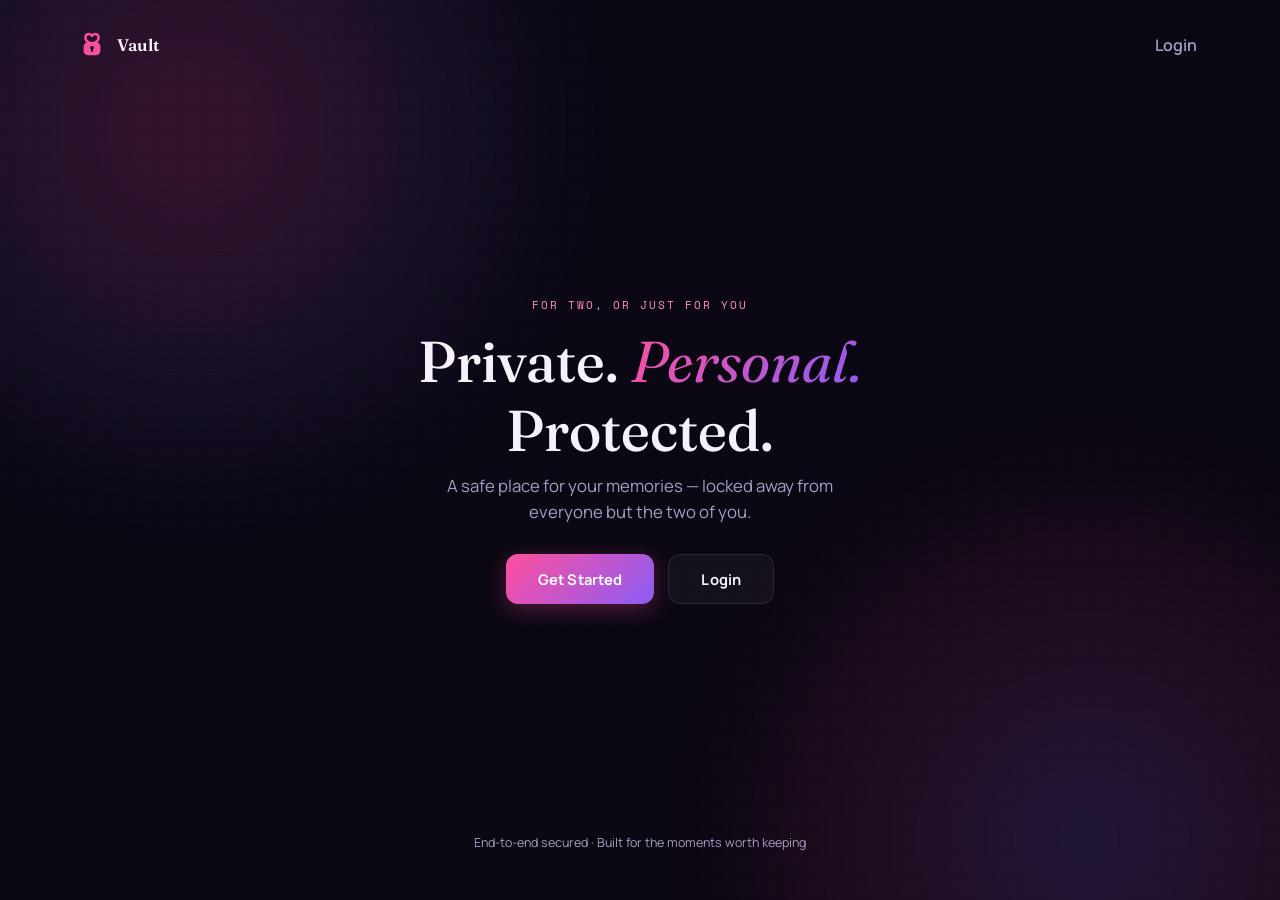
<file: index.html>
<!DOCTYPE html>
<html lang="en">
<head>
<meta charset="UTF-8">
<meta name="viewport" content="width=device-width, initial-scale=1.0">
<title>Private Vault — Private. Personal. Protected.</title>
<link rel="stylesheet" href="style.css">
</head>
<body>

<div class="ambient"><div class="grain"></div></div>
<div class="particles"></div>

<header style="display:flex;align-items:center;justify-content:space-between;padding:28px 6vw;position:relative;z-index:2;">
  <span class="brand">
    <svg class="brand-mark" viewBox="0 0 32 32" fill="none" xmlns="http://www.w3.org/2000/svg">
      <defs>
        <linearGradient id="gNav" x1="0" y1="0" x2="32" y2="32">
          <stop offset="0" stop-color="#ff4f9e"/><stop offset="1" stop-color="#8b5cf6"/>
        </linearGradient>
      </defs>
      <path class="shackle shackle-l" d="M16 14 C16 14 9 14 9 8 C9 4 13 3 16 6" stroke="url(#gNav)" stroke-width="2.6" stroke-linecap="round" fill="none"/>
      <path class="shackle shackle-r" d="M16 14 C16 14 23 14 23 8 C23 4 19 3 16 6" stroke="url(#gNav)" stroke-width="2.6" stroke-linecap="round" fill="none"/>
      <rect x="7" y="13" width="18" height="14" rx="5" fill="url(#gNav)"/>
      <circle cx="16" cy="19" r="2" fill="#150f22"/>
      <rect x="15" y="19.5" width="2" height="4" rx="1" fill="#150f22"/>
    </svg>
    Vault
  </span>
  <a href="login.html" class="btn-text">Login</a>
</header>

<main class="center-stage" style="min-height:80vh;">
  <div class="text-center fade-in" style="max-width:620px;">
    <span class="panel-eyebrow" style="justify-content:center;display:flex;">For two, or just for you</span>
    <h1 class="panel-title" style="font-size:clamp(2.2rem,6vw,3.6rem);">
      Private. <em>Personal.</em> Protected.
    </h1>
    <p class="panel-subtitle" style="font-size:1.05rem;max-width:460px;margin-left:auto;margin-right:auto;">
      A safe place for your memories — locked away from everyone but the two of you.
    </p>
    <div style="display:flex;gap:14px;justify-content:center;flex-wrap:wrap;max-width:360px;margin:0 auto;">
      <a href="signup.html" class="btn btn-primary" style="width:auto;padding:14px 32px;">Get Started</a>
      <a href="login.html" class="btn btn-ghost" style="width:auto;padding:14px 32px;">Login</a>
    </div>
  </div>
</main>

<footer style="text-align:center;padding:24px;color:var(--c-mist);font-size:0.78rem;position:relative;z-index:2;">
  End-to-end secured · Built for the moments worth keeping
</footer>

<script src="script.js"></script>
</body>
</html>
</file>
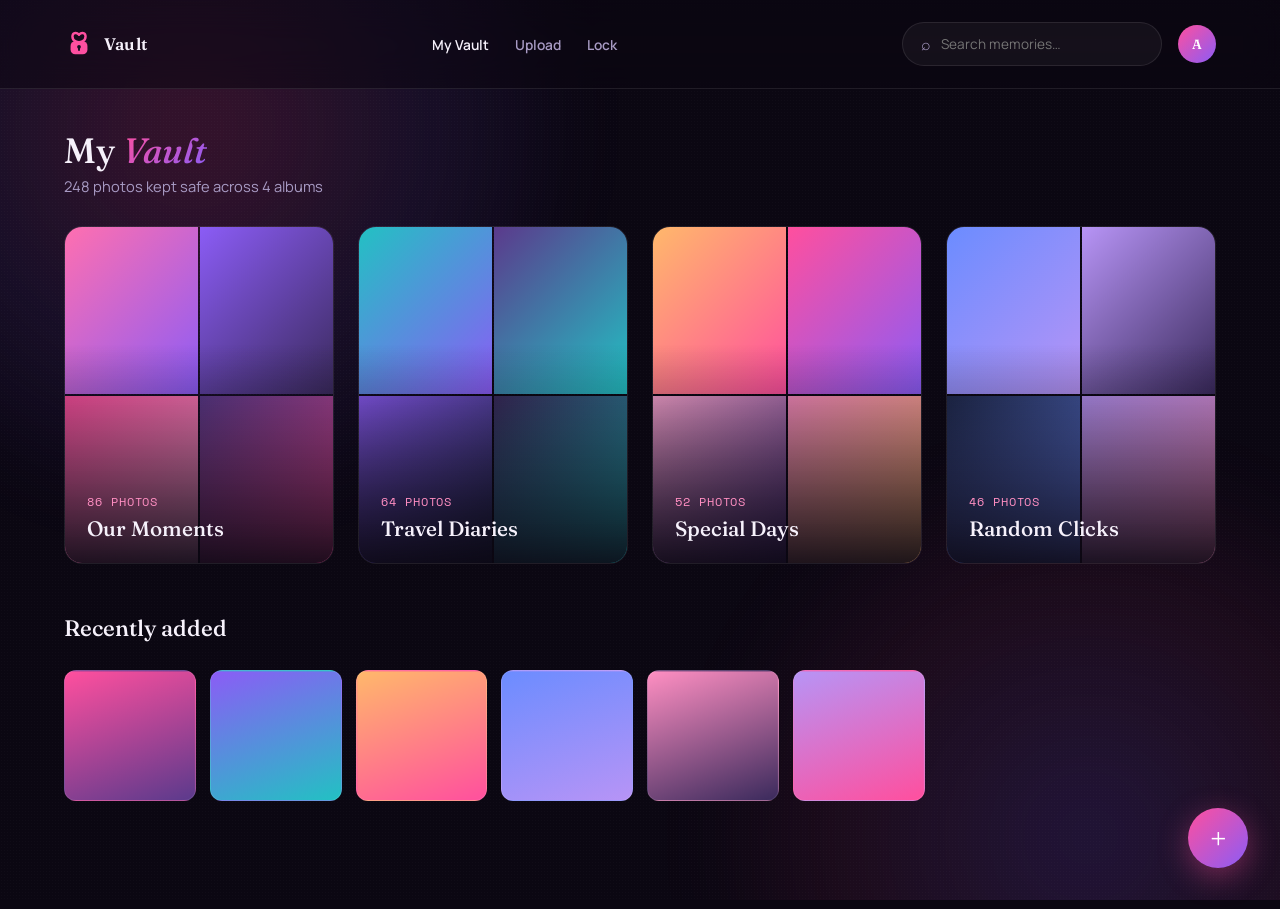
<file: dashboard.html>
<!DOCTYPE html>
<html lang="en">
<head>
<meta charset="UTF-8">
<meta name="viewport" content="width=device-width, initial-scale=1.0">
<title>My Vault</title>
<link rel="stylesheet" href="style.css">
</head>
<body data-lock-on-idle="true">

<div class="ambient"><div class="grain"></div></div>

<header class="app-header">
  <a href="dashboard.html" class="brand">
    <svg class="brand-mark" viewBox="0 0 32 32" fill="none" xmlns="http://www.w3.org/2000/svg">
      <defs><linearGradient id="gDash" x1="0" y1="0" x2="32" y2="32">
        <stop offset="0" stop-color="#ff4f9e"/><stop offset="1" stop-color="#8b5cf6"/>
      </linearGradient></defs>
      <path class="shackle shackle-l" d="M16 14 C16 14 9 14 9 8 C9 4 13 3 16 6" stroke="url(#gDash)" stroke-width="2.6" stroke-linecap="round" fill="none"/>
      <path class="shackle shackle-r" d="M16 14 C16 14 23 14 23 8 C23 4 19 3 16 6" stroke="url(#gDash)" stroke-width="2.6" stroke-linecap="round" fill="none"/>
      <rect x="7" y="13" width="18" height="14" rx="5" fill="url(#gDash)"/>
      <circle cx="16" cy="19" r="2" fill="#150f22"/><rect x="15" y="19.5" width="2" height="4" rx="1" fill="#150f22"/>
    </svg>
    Vault
  </a>
  <nav>
    <a href="dashboard.html" class="active">My Vault</a>
    <a href="upload.html">Upload</a>
    <a href="lock.html">Lock</a>
  </nav>
  <div style="display:flex;align-items:center;gap:16px;">
    <div class="search-pill">
      <span>⌕</span>
      <input type="text" placeholder="Search memories…">
    </div>
    <button class="avatar-btn">A</button>
  </div>
</header>

<main class="app-main">
  <div class="app-main-head">
    <div>
      <h1 class="app-title">My <em style="font-style:italic;background:var(--gradient-primary);-webkit-background-clip:text;background-clip:text;color:transparent;">Vault</em></h1>
      <p class="app-title-sub">248 photos kept safe across 4 albums</p>
    </div>
  </div>

  <section style="margin-bottom:50px;">
    <div class="album-grid">

      <div class="album-card" data-open-viewer="linear-gradient(135deg,#ff4f9e,#8b5cf6)" style="animation-delay:.05s;">
        <div class="album-card-inner">
          <div class="thumb-stack">
            <div style="background:linear-gradient(135deg,#ff6fb0,#8b5cf6);"></div>
            <div style="background:linear-gradient(135deg,#8b5cf6,#3a2a5c);"></div>
            <div style="background:linear-gradient(135deg,#ff4f9e,#ffa8d4);"></div>
            <div style="background:linear-gradient(135deg,#5b3a8c,#ff4f9e);"></div>
          </div>
          <div class="album-cover">
            <span class="album-count">86 photos</span>
            <span class="album-name">Our Moments</span>
          </div>
        </div>
      </div>

      <div class="album-card" data-open-viewer="linear-gradient(135deg,#8b5cf6,#22c1c3)" style="animation-delay:.1s;">
        <div class="album-card-inner">
          <div class="thumb-stack">
            <div style="background:linear-gradient(135deg,#22c1c3,#8b5cf6);"></div>
            <div style="background:linear-gradient(135deg,#5b3a8c,#22c1c3);"></div>
            <div style="background:linear-gradient(135deg,#8b5cf6,#1f2a4d);"></div>
            <div style="background:linear-gradient(135deg,#3a2a5c,#22c1c3);"></div>
          </div>
          <div class="album-cover">
            <span class="album-count">64 photos</span>
            <span class="album-name">Travel Diaries</span>
          </div>
        </div>
      </div>

      <div class="album-card" data-open-viewer="linear-gradient(135deg,#ffb86b,#ff4f9e)" style="animation-delay:.15s;">
        <div class="album-card-inner">
          <div class="thumb-stack">
            <div style="background:linear-gradient(135deg,#ffb86b,#ff4f9e);"></div>
            <div style="background:linear-gradient(135deg,#ff4f9e,#8b5cf6);"></div>
            <div style="background:linear-gradient(135deg,#ffa8d4,#5b3a8c);"></div>
            <div style="background:linear-gradient(135deg,#ff8fc2,#ffb86b);"></div>
          </div>
          <div class="album-cover">
            <span class="album-count">52 photos</span>
            <span class="album-name">Special Days</span>
          </div>
        </div>
      </div>

      <div class="album-card" data-open-viewer="linear-gradient(135deg,#6b8cff,#b794f6)" style="animation-delay:.2s;">
        <div class="album-card-inner">
          <div class="thumb-stack">
            <div style="background:linear-gradient(135deg,#6b8cff,#b794f6);"></div>
            <div style="background:linear-gradient(135deg,#b794f6,#3a2a5c);"></div>
            <div style="background:linear-gradient(135deg,#1f2a4d,#6b8cff);"></div>
            <div style="background:linear-gradient(135deg,#b794f6,#ff8fc2);"></div>
          </div>
          <div class="album-cover">
            <span class="album-count">46 photos</span>
            <span class="album-name">Random Clicks</span>
          </div>
        </div>
      </div>

    </div>
  </section>

  <section>
    <div class="app-main-head" style="margin-bottom:18px;">
      <h2 style="font-family:var(--font-display);font-weight:500;font-size:1.4rem;">Recently added</h2>
    </div>
    <div class="thumb-grid">
      <div class="thumb-item" data-open-viewer="linear-gradient(160deg,#ff4f9e,#5b3a8c)" style="background-image:linear-gradient(160deg,#ff4f9e,#5b3a8c);"></div>
      <div class="thumb-item" data-open-viewer="linear-gradient(160deg,#8b5cf6,#22c1c3)" style="background-image:linear-gradient(160deg,#8b5cf6,#22c1c3);"></div>
      <div class="thumb-item" data-open-viewer="linear-gradient(160deg,#ffb86b,#ff4f9e)" style="background-image:linear-gradient(160deg,#ffb86b,#ff4f9e);"></div>
      <div class="thumb-item" data-open-viewer="linear-gradient(160deg,#6b8cff,#b794f6)" style="background-image:linear-gradient(160deg,#6b8cff,#b794f6);"></div>
      <div class="thumb-item" data-open-viewer="linear-gradient(160deg,#ff8fc2,#3a2a5c)" style="background-image:linear-gradient(160deg,#ff8fc2,#3a2a5c);"></div>
      <div class="thumb-item" data-open-viewer="linear-gradient(160deg,#b794f6,#ff4f9e)" style="background-image:linear-gradient(160deg,#b794f6,#ff4f9e);"></div>
    </div>
  </section>
</main>

<a href="upload.html" class="fab" aria-label="Upload photos">+</a>

<!-- Image Viewer Modal -->
<div class="modal-backdrop" id="viewerModal">
  <button class="modal-close" aria-label="Close">✕</button>
  <div class="viewer">
    <div class="viewer-frame"></div>
    <div class="viewer-bar">
      <span style="color:var(--c-mist);font-size:0.85rem;font-family:var(--font-mono);">IMG_0214 · 4.2 MB</span>
      <div class="viewer-actions">
        <button class="icon-btn" data-action="lock" aria-label="Lock">
          <svg width="17" height="17" viewBox="0 0 24 24" fill="none" stroke="currentColor" stroke-width="1.8" stroke-linecap="round" stroke-linejoin="round"><rect x="4" y="11" width="16" height="9" rx="2.5"/><path d="M8 11V7a4 4 0 0 1 8 0v4"/></svg>
        </button>
        <button class="icon-btn" data-action="download" aria-label="Download">
          <svg width="17" height="17" viewBox="0 0 24 24" fill="none" stroke="currentColor" stroke-width="1.8" stroke-linecap="round" stroke-linejoin="round"><path d="M12 4v12m0 0l-4.5-4.5M12 16l4.5-4.5"/><path d="M4 18v1a2 2 0 0 0 2 2h12a2 2 0 0 0 2-2v-1"/></svg>
        </button>
        <button class="icon-btn" data-action="share" aria-label="Share">
          <svg width="17" height="17" viewBox="0 0 24 24" fill="none" stroke="currentColor" stroke-width="1.8" stroke-linecap="round" stroke-linejoin="round"><path d="M7 17L17 7M9 7h8v8"/></svg>
        </button>
        <button class="icon-btn danger" data-action="delete" aria-label="Delete">
          <svg width="17" height="17" viewBox="0 0 24 24" fill="none" stroke="currentColor" stroke-width="1.8" stroke-linecap="round" stroke-linejoin="round"><path d="M5 7h14M9 7V5a2 2 0 0 1 2-2h2a2 2 0 0 1 2 2v2m-9 0 1 13a2 2 0 0 0 2 2h6a2 2 0 0 0 2-2l1-13"/></svg>
        </button>
      </div>
    </div>
  </div>
</div>

<script src="script.js"></script>
</body>
</html>
</file>
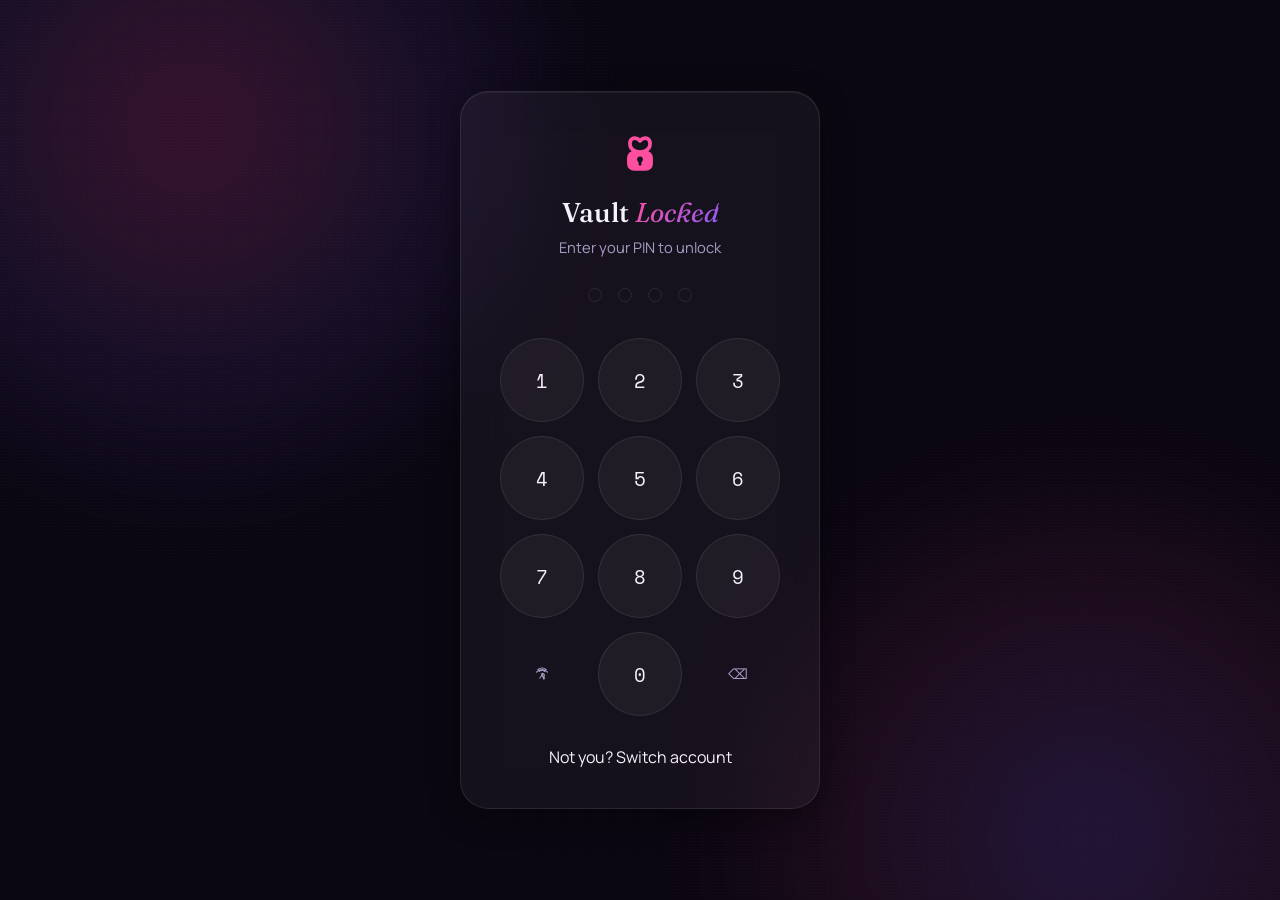
<file: lock.html>
<!DOCTYPE html>
<html lang="en">
<head>
<meta charset="UTF-8">
<meta name="viewport" content="width=device-width, initial-scale=1.0">
<title>Vault Locked</title>
<link rel="stylesheet" href="style.css">
</head>
<body>

<div class="ambient"><div class="grain"></div></div>

<main class="center-stage" style="min-height:100vh;">
  <div class="glass-panel text-center" style="max-width:360px;">
    <svg class="brand-mark" viewBox="0 0 32 32" fill="none" xmlns="http://www.w3.org/2000/svg" style="width:46px;height:46px;margin:0 auto 18px;display:block;">
      <defs><linearGradient id="gLock" x1="0" y1="0" x2="32" y2="32">
        <stop offset="0" stop-color="#ff4f9e"/><stop offset="1" stop-color="#8b5cf6"/>
      </linearGradient></defs>
      <path class="shackle shackle-l" d="M16 14 C16 14 9 14 9 8 C9 4 13 3 16 6" stroke="url(#gLock)" stroke-width="2.6" stroke-linecap="round" fill="none"/>
      <path class="shackle shackle-r" d="M16 14 C16 14 23 14 23 8 C23 4 19 3 16 6" stroke="url(#gLock)" stroke-width="2.6" stroke-linecap="round" fill="none"/>
      <rect x="7" y="13" width="18" height="14" rx="5" fill="url(#gLock)"/>
      <circle cx="16" cy="19" r="2" fill="#150f22"/><rect x="15" y="19.5" width="2" height="4" rx="1" fill="#150f22"/>
    </svg>

    <h1 class="panel-title" style="font-size:1.7rem;">Vault <em>Locked</em></h1>
    <p class="panel-subtitle">Enter your PIN to unlock</p>

    <div class="pin-dots">
      <span class="pin-dot"></span>
      <span class="pin-dot"></span>
      <span class="pin-dot"></span>
      <span class="pin-dot"></span>
    </div>

    <div class="keypad">
      <button class="key" data-digit="1">1</button>
      <button class="key" data-digit="2">2</button>
      <button class="key" data-digit="3">3</button>
      <button class="key" data-digit="4">4</button>
      <button class="key" data-digit="5">5</button>
      <button class="key" data-digit="6">6</button>
      <button class="key" data-digit="7">7</button>
      <button class="key" data-digit="8">8</button>
      <button class="key" data-digit="9">9</button>
      <button class="key key-action" data-action="biometric" aria-label="Use biometric unlock">
        <svg width="18" height="18" viewBox="0 0 24 24" fill="none" stroke="currentColor" stroke-width="1.6" stroke-linecap="round">
          <path d="M12 11c0 3-1 5-3 6.5M12 11c0 3.5 1.2 5.7 3.5 7.3M8.5 8.5C9.5 7.6 10.7 7 12 7s2.5.6 3.5 1.5M6.5 6.2A8 8 0 0 1 12 4a8 8 0 0 1 5.5 2.2M4.8 9.5A10 10 0 0 1 12 6a10 10 0 0 1 7.2 3.5M12 11a3 3 0 0 1 3 3c0 1.8-.4 3.3-1.2 4.6"/>
        </svg>
      </button>
      <button class="key" data-digit="0">0</button>
      <button class="key key-action" data-action="delete">⌫</button>
    </div>

    <p class="panel-footnote" style="margin-top:30px;">Not you? <a href="login.html">Switch account</a></p>
  </div>
</main>

<script src="script.js"></script>
</body>
</html>
</file>
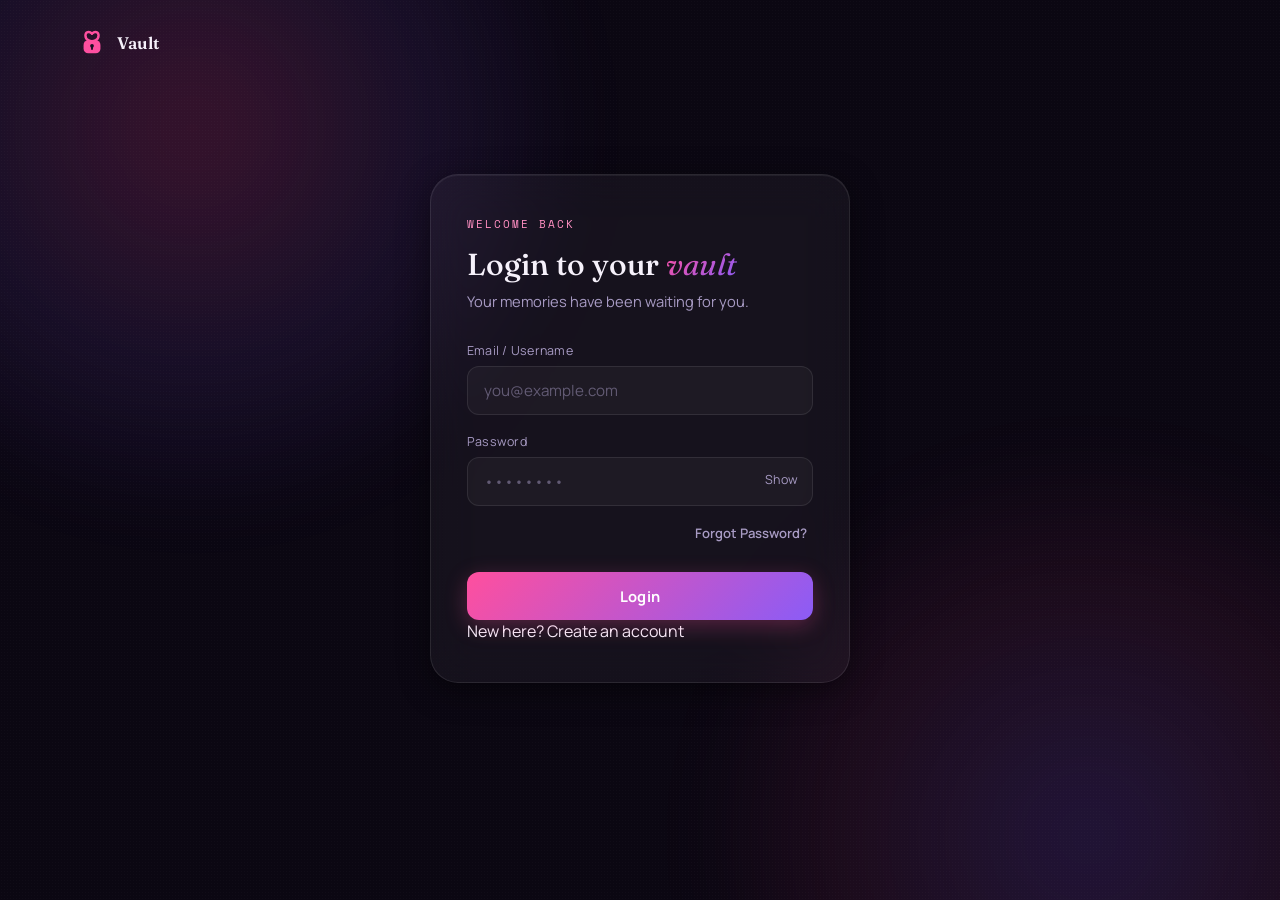
<file: login.html>
<!DOCTYPE html>
<html lang="en">
<head>
<meta charset="UTF-8">
<meta name="viewport" content="width=device-width, initial-scale=1.0">
<title>Login — Vault</title>
<link rel="stylesheet" href="style.css">
</head>
<body>

<div class="ambient"><div class="grain"></div></div>

<header style="padding:28px 6vw;position:relative;z-index:2;">
  <a href="index.html" class="brand">
    <svg class="brand-mark" viewBox="0 0 32 32" fill="none" xmlns="http://www.w3.org/2000/svg">
      <defs><linearGradient id="gLogin" x1="0" y1="0" x2="32" y2="32">
        <stop offset="0" stop-color="#ff4f9e"/><stop offset="1" stop-color="#8b5cf6"/>
      </linearGradient></defs>
      <path class="shackle shackle-l" d="M16 14 C16 14 9 14 9 8 C9 4 13 3 16 6" stroke="url(#gLogin)" stroke-width="2.6" stroke-linecap="round" fill="none"/>
      <path class="shackle shackle-r" d="M16 14 C16 14 23 14 23 8 C23 4 19 3 16 6" stroke="url(#gLogin)" stroke-width="2.6" stroke-linecap="round" fill="none"/>
      <rect x="7" y="13" width="18" height="14" rx="5" fill="url(#gLogin)"/>
      <circle cx="16" cy="19" r="2" fill="#150f22"/><rect x="15" y="19.5" width="2" height="4" rx="1" fill="#150f22"/>
    </svg>
    Vault
  </a>
</header>

<main class="center-stage" style="min-height:75vh;">
  <div class="glass-panel">
    <span class="panel-eyebrow">Welcome back</span>
    <h1 class="panel-title">Login to your <em>vault</em></h1>
    <p class="panel-subtitle">Your memories have been waiting for you.</p>

    <form data-validate="dashboard.html" novalidate>
      <div class="field">
        <label for="loginId">Email / Username</label>
        <input type="text" id="loginId" placeholder="you@example.com" required>
        <span class="field-error-msg">Enter your email or username</span>
      </div>

      <div class="field">
        <label for="loginPassword">Password</label>
        <input type="password" id="loginPassword" placeholder="••••••••" required>
        <button type="button" class="toggle-vis" data-target="loginPassword">Show</button>
        <span class="field-error-msg">Enter your password</span>
      </div>

      <div class="row-between">
        <span></span>
        <a href="#" class="btn-text" style="font-size:0.82rem;">Forgot Password?</a>
      </div>

      <button type="submit" class="btn btn-primary">Login</button>
    </form>

    <p class="panel-footnote">New here? <a href="signup.html">Create an account</a></p>
  </div>
</main>

<script src="script.js"></script>
</body>
</html>
</file>
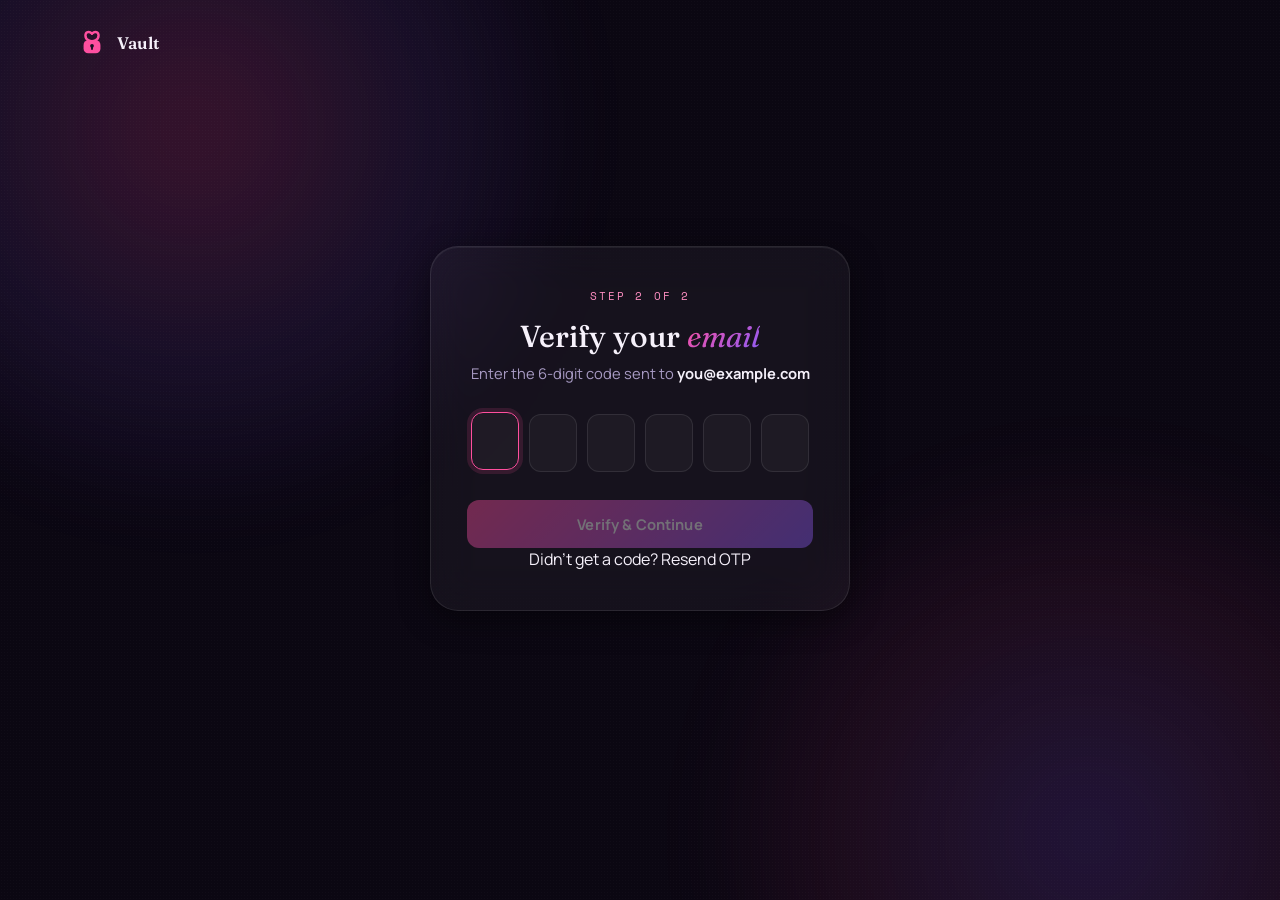
<file: otp.html>
<!DOCTYPE html>
<html lang="en">
<head>
<meta charset="UTF-8">
<meta name="viewport" content="width=device-width, initial-scale=1.0">
<title>Verify Email — Vault</title>
<link rel="stylesheet" href="style.css">
</head>
<body>

<div class="ambient"><div class="grain"></div></div>

<header style="padding:28px 6vw;position:relative;z-index:2;">
  <a href="index.html" class="brand">
    <svg class="brand-mark" viewBox="0 0 32 32" fill="none" xmlns="http://www.w3.org/2000/svg">
      <defs><linearGradient id="gOtp" x1="0" y1="0" x2="32" y2="32">
        <stop offset="0" stop-color="#ff4f9e"/><stop offset="1" stop-color="#8b5cf6"/>
      </linearGradient></defs>
      <path class="shackle shackle-l" d="M16 14 C16 14 9 14 9 8 C9 4 13 3 16 6" stroke="url(#gOtp)" stroke-width="2.6" stroke-linecap="round" fill="none"/>
      <path class="shackle shackle-r" d="M16 14 C16 14 23 14 23 8 C23 4 19 3 16 6" stroke="url(#gOtp)" stroke-width="2.6" stroke-linecap="round" fill="none"/>
      <rect x="7" y="13" width="18" height="14" rx="5" fill="url(#gOtp)"/>
      <circle cx="16" cy="19" r="2" fill="#150f22"/><rect x="15" y="19.5" width="2" height="4" rx="1" fill="#150f22"/>
    </svg>
    Vault
  </a>
</header>

<main class="center-stage" style="min-height:75vh;">
  <div class="glass-panel text-center">
    <span class="panel-eyebrow">Step 2 of 2</span>
    <h1 class="panel-title">Verify your <em>email</em></h1>
    <p class="panel-subtitle">Enter the 6-digit code sent to <strong style="color:var(--c-pearl)">you@example.com</strong></p>

    <div class="otp-row">
      <input type="text" inputmode="numeric" maxlength="1" class="otp-box">
      <input type="text" inputmode="numeric" maxlength="1" class="otp-box">
      <input type="text" inputmode="numeric" maxlength="1" class="otp-box">
      <input type="text" inputmode="numeric" maxlength="1" class="otp-box">
      <input type="text" inputmode="numeric" maxlength="1" class="otp-box">
      <input type="text" inputmode="numeric" maxlength="1" class="otp-box">
    </div>

    <button id="verifyBtn" class="btn btn-primary" disabled>Verify &amp; Continue</button>

    <p class="panel-footnote">Didn't get a code? <a href="#" id="resendOtp">Resend OTP</a></p>
  </div>
</main>

<script src="script.js"></script>
</body>
</html>
</file>
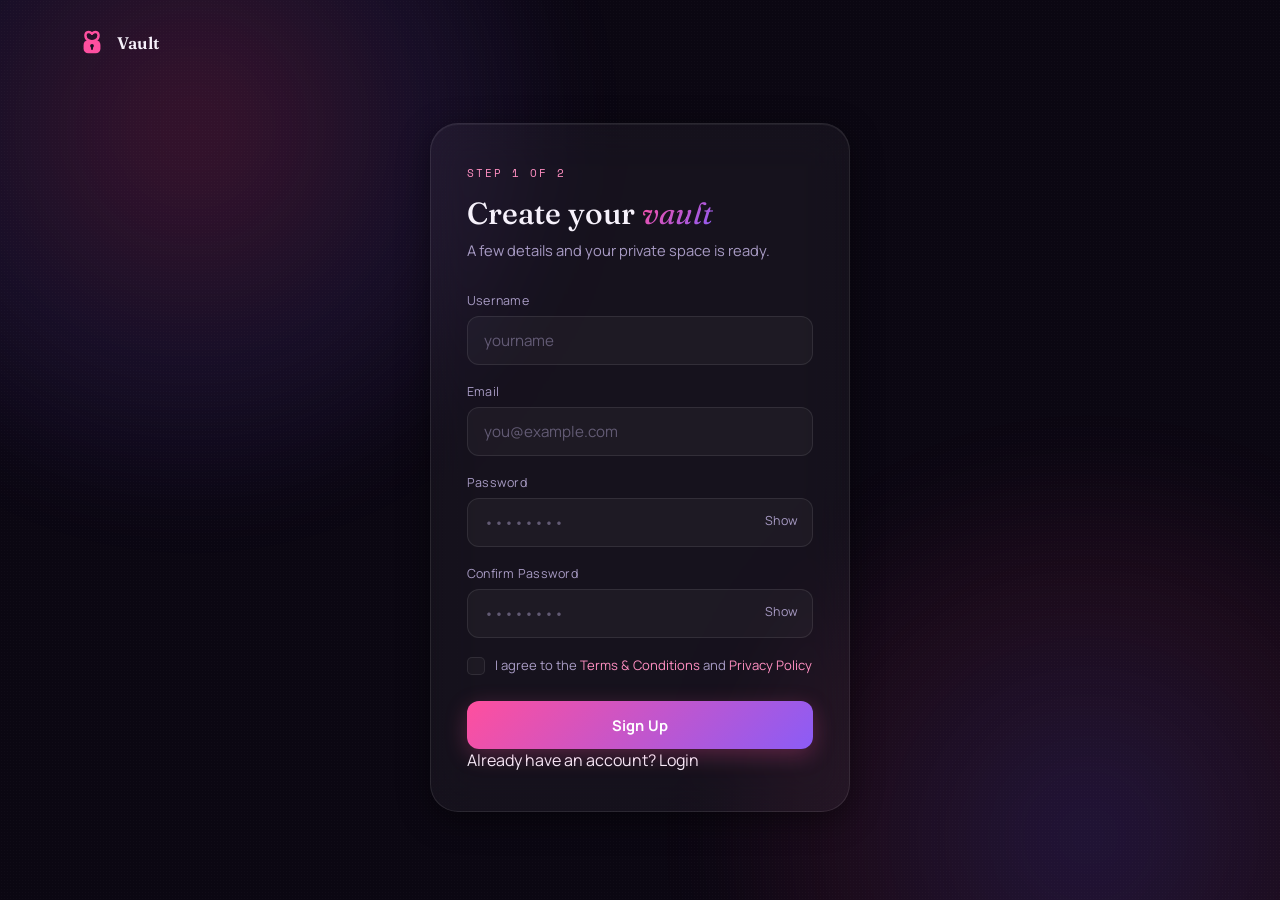
<file: signup.html>
<!DOCTYPE html>
<html lang="en">
<head>
<meta charset="UTF-8">
<meta name="viewport" content="width=device-width, initial-scale=1.0">
<title>Create Account — Vault</title>
<link rel="stylesheet" href="style.css">
</head>
<body>

<div class="ambient"><div class="grain"></div></div>

<header style="padding:28px 6vw;position:relative;z-index:2;">
  <a href="index.html" class="brand">
    <svg class="brand-mark" viewBox="0 0 32 32" fill="none" xmlns="http://www.w3.org/2000/svg">
      <defs><linearGradient id="gSignup" x1="0" y1="0" x2="32" y2="32">
        <stop offset="0" stop-color="#ff4f9e"/><stop offset="1" stop-color="#8b5cf6"/>
      </linearGradient></defs>
      <path class="shackle shackle-l" d="M16 14 C16 14 9 14 9 8 C9 4 13 3 16 6" stroke="url(#gSignup)" stroke-width="2.6" stroke-linecap="round" fill="none"/>
      <path class="shackle shackle-r" d="M16 14 C16 14 23 14 23 8 C23 4 19 3 16 6" stroke="url(#gSignup)" stroke-width="2.6" stroke-linecap="round" fill="none"/>
      <rect x="7" y="13" width="18" height="14" rx="5" fill="url(#gSignup)"/>
      <circle cx="16" cy="19" r="2" fill="#150f22"/><rect x="15" y="19.5" width="2" height="4" rx="1" fill="#150f22"/>
    </svg>
    Vault
  </a>
</header>

<main class="center-stage" style="min-height:75vh;">
  <div class="glass-panel">
    <span class="panel-eyebrow">Step 1 of 2</span>
    <h1 class="panel-title">Create your <em>vault</em></h1>
    <p class="panel-subtitle">A few details and your private space is ready.</p>

    <form data-validate="otp.html" novalidate>
      <div class="field">
        <label for="username">Username</label>
        <input type="text" id="username" placeholder="yourname" required>
        <span class="field-error-msg">Please choose a username</span>
      </div>

      <div class="field">
        <label for="email">Email</label>
        <input type="email" id="email" placeholder="you@example.com" required>
        <span class="field-error-msg">Enter a valid email</span>
      </div>

      <div class="field">
        <label for="password">Password</label>
        <input type="password" id="password" placeholder="••••••••" required>
        <button type="button" class="toggle-vis" data-target="password">Show</button>
        <span class="field-error-msg">Please enter a password</span>
      </div>

      <div class="field">
        <label for="confirmPassword">Confirm Password</label>
        <input type="password" id="confirmPassword" placeholder="••••••••" required>
        <button type="button" class="toggle-vis" data-target="confirmPassword">Show</button>
        <span class="field-error-msg">Passwords don't match</span>
      </div>

      <label class="checkbox-row">
        <input type="checkbox" required>
        <span>I agree to the <a href="#">Terms &amp; Conditions</a> and <a href="#">Privacy Policy</a></span>
      </label>

      <button type="submit" class="btn btn-primary">Sign Up</button>
    </form>

    <p class="panel-footnote">Already have an account? <a href="login.html">Login</a></p>
  </div>
</main>

<script src="script.js"></script>
</body>
</html>
</file>
<file: style.css>
/* =========================================================
   PRIVATE VAULT — Design System
   Display: Fraunces · Body: Manrope · Digits: Space Mono
   ========================================================= */

@import url('https://fonts.googleapis.com/css2?family=Fraunces:ital,opsz,wght@0,9..144,300;0,9..144,500;0,9..144,600;1,9..144,400;1,9..144,500&family=Manrope:wght@400;500;600;700;800&family=Space+Mono:wght@400;700&display=swap');

:root{
  /* ---- color tokens ---- */
  --c-void: #0b0712;
  --c-ink: #150f22;
  --c-ink-2: #1b1329;
  --c-glass: rgba(255,255,255,0.045);
  --c-glass-strong: rgba(255,255,255,0.07);
  --c-glass-border: rgba(255,255,255,0.09);
  --c-bloom: #ff4f9e;
  --c-bloom-soft: #ff8fc2;
  --c-dusk: #8b5cf6;
  --c-dusk-soft: #b794f6;
  --c-mist: #a89bc4;
  --c-pearl: #f6f1fb;
  --c-danger: #ff6b6b;
  --c-success: #6effb0;

  --gradient-primary: linear-gradient(135deg, var(--c-bloom) 0%, var(--c-dusk) 100%);
  --gradient-glow: radial-gradient(circle, rgba(255,79,158,0.35) 0%, rgba(139,92,246,0.18) 45%, transparent 75%);

  /* ---- type ---- */
  --font-display: 'Fraunces', serif;
  --font-body: 'Manrope', sans-serif;
  --font-mono: 'Space Mono', monospace;

  /* ---- shape & motion ---- */
  --radius-lg: 28px;
  --radius-md: 18px;
  --radius-sm: 12px;
  --ease: cubic-bezier(.16,.84,.44,1);
  --shadow-glass: 0 8px 32px rgba(0,0,0,0.45), inset 0 1px 0 rgba(255,255,255,0.06);
}

*{ box-sizing: border-box; margin:0; padding:0; }

html{ scroll-behavior: smooth; }

body{
  font-family: var(--font-body);
  background: var(--c-void);
  color: var(--c-pearl);
  min-height: 100vh;
  overflow-x: hidden;
  position: relative;
}

@media (prefers-reduced-motion: reduce){
  *, *::before, *::after{
    animation-duration: 0.01ms !important;
    animation-iteration-count: 1 !important;
    transition-duration: 0.01ms !important;
    scroll-behavior: auto !important;
  }
}

a{ color: inherit; text-decoration: none; }
ul{ list-style: none; }
button{ font-family: inherit; cursor: pointer; }
input{ font-family: inherit; }

::selection{ background: var(--c-bloom); color: var(--c-void); }

::-webkit-scrollbar{ width: 8px; }
::-webkit-scrollbar-track{ background: var(--c-void); }
::-webkit-scrollbar-thumb{ background: var(--c-glass-strong); border-radius: 10px; }

/* =========================================================
   AMBIENT BACKGROUND — drifting glow orbs (used on every page)
   ========================================================= */
.ambient{
  position: fixed;
  inset: 0;
  z-index: -2;
  overflow: hidden;
  pointer-events: none;
}
.ambient::before,
.ambient::after{
  content: '';
  position: absolute;
  width: 60vmax;
  height: 60vmax;
  border-radius: 50%;
  background: var(--gradient-glow);
  filter: blur(40px);
  opacity: 0.55;
  animation: drift 22s ease-in-out infinite alternate;
}
.ambient::before{ top: -20vmax; left: -15vmax; }
.ambient::after{
  bottom: -25vmax;
  right: -15vmax;
  background: radial-gradient(circle, rgba(139,92,246,0.32) 0%, rgba(255,79,158,0.14) 45%, transparent 75%);
  animation-delay: -11s;
  animation-duration: 26s;
}
.ambient .grain{
  position: absolute;
  inset: 0;
  background-image: radial-gradient(rgba(255,255,255,0.025) 1px, transparent 1px);
  background-size: 3px 3px;
}

@keyframes drift{
  0%   { transform: translate(0,0) scale(1); }
  100% { transform: translate(6vmax, 8vmax) scale(1.12); }
}

/* =========================================================
   BRAND MARK — heart-lock monogram (the signature element)
   ========================================================= */
.brand{
  display: inline-flex;
  align-items: center;
  gap: 10px;
  font-family: var(--font-display);
  font-size: 1.05rem;
  font-weight: 600;
  letter-spacing: 0.01em;
  color: var(--c-pearl);
}
.brand-mark{ width: 30px; height: 30px; flex-shrink: 0; }
.brand-mark .shackle{
  transform-origin: 50% 70%;
  transition: transform .6s var(--ease);
}
.brand-mark.unlocked .shackle-l{ transform: translate(-3px,-2px) rotate(-14deg); }
.brand-mark.unlocked .shackle-r{ transform: translate(3px,-2px) rotate(14deg); }

/* =========================================================
   LAYOUT HELPERS
   ========================================================= */
.center-stage{
  min-height: 100vh;
  display: flex;
  align-items: center;
  justify-content: center;
  padding: 32px 20px;
}

.glass-panel{
  width: 100%;
  max-width: 420px;
  background: var(--c-glass);
  border: 1px solid var(--c-glass-border);
  border-radius: var(--radius-lg);
  backdrop-filter: blur(22px);
  -webkit-backdrop-filter: blur(22px);
  box-shadow: var(--shadow-glass);
  padding: 40px 36px;
  animation: rise .7s var(--ease) both;
}

@keyframes rise{
  from{ opacity: 0; transform: translateY(22px); }
  to{ opacity: 1; transform: translateY(0); }
}
@keyframes fadeIn{
  from{ opacity: 0; }
  to{ opacity: 1; }
}

.panel-eyebrow{
  font-family: var(--font-mono);
  font-size: 0.7rem;
  letter-spacing: 0.18em;
  text-transform: uppercase;
  color: var(--c-bloom-soft);
  margin-bottom: 14px;
  display: block;
}

.panel-title{
  font-family: var(--font-display);
  font-weight: 500;
  font-size: 1.9rem;
  line-height: 1.2;
  margin-bottom: 8px;
}
.panel-title em{
  font-style: italic;
  font-weight: 400;
  background: var(--gradient-primary);
  -webkit-background-clip: text;
  background-clip: text;
  color: transparent;
}

.panel-subtitle{
  color: var(--c-mist);
  font-size: 0.92rem;
  margin-bottom: 30px;
  line-height: 1.5;
}

/* =========================================================
   FORM ELEMENTS
   ========================================================= */
.field{
  position: relative;
  margin-bottom: 18px;
}
.field label{
  display: block;
  font-size: 0.78rem;
  color: var(--c-mist);
  margin-bottom: 7px;
  letter-spacing: 0.02em;
}
.field input{
  width: 100%;
  background: rgba(255,255,255,0.035);
  border: 1px solid var(--c-glass-border);
  border-radius: var(--radius-sm);
  padding: 13px 16px;
  color: var(--c-pearl);
  font-size: 0.95rem;
  outline: none;
  transition: border-color .25s var(--ease), box-shadow .25s var(--ease), background .25s var(--ease);
}
.field input::placeholder{ color: rgba(168,155,196,0.5); }
.field input:focus{
  border-color: var(--c-bloom);
  background: rgba(255,255,255,0.06);
  box-shadow: 0 0 0 4px rgba(255,79,158,0.14), 0 0 22px rgba(139,92,246,0.18);
}
.field .toggle-vis{
  position: absolute;
  right: 14px;
  top: 38px;
  background: none;
  border: none;
  color: var(--c-mist);
  font-size: 0.78rem;
  letter-spacing: 0.04em;
}
.field .toggle-vis:hover{ color: var(--c-bloom-soft); }

.field.error input{
  border-color: var(--c-danger);
  animation: shake .4s var(--ease);
}
.field-error-msg{
  color: var(--c-danger);
  font-size: 0.76rem;
  margin-top: 6px;
  display: none;
}
.field.error .field-error-msg{ display: block; }

@keyframes shake{
  10%, 90% { transform: translateX(-1px); }
  20%, 80% { transform: translateX(2px); }
  30%, 50%, 70% { transform: translateX(-4px); }
  40%, 60% { transform: translateX(4px); }
}

.checkbox-row{
  display: flex;
  align-items: flex-start;
  gap: 10px;
  margin-bottom: 26px;
  font-size: 0.82rem;
  color: var(--c-mist);
  line-height: 1.4;
}
.checkbox-row input[type=checkbox]{
  appearance: none;
  width: 18px; height: 18px;
  flex-shrink: 0;
  margin-top: 1px;
  border: 1px solid var(--c-glass-border);
  border-radius: 5px;
  background: rgba(255,255,255,0.03);
  display: grid;
  place-content: center;
  cursor: pointer;
  transition: all .2s var(--ease);
}
.checkbox-row input[type=checkbox]::before{
  content: '';
  width: 9px; height: 9px;
  border-radius: 2px;
  transform: scale(0);
  transition: transform .18s var(--ease);
  background: var(--gradient-primary);
}
.checkbox-row input[type=checkbox]:checked{ border-color: var(--c-bloom); }
.checkbox-row input[type=checkbox]:checked::before{ transform: scale(1); }
.checkbox-row a{ color: var(--c-bloom-soft); }
.checkbox-row a:hover{ text-decoration: underline; }

/* =========================================================
   BUTTONS
   ========================================================= */
.btn{
  display: inline-flex;
  align-items: center;
  justify-content: center;
  gap: 8px;
  width: 100%;
  padding: 14px 22px;
  border-radius: var(--radius-sm);
  border: none;
  font-family: var(--font-body);
  font-weight: 700;
  font-size: 0.92rem;
  letter-spacing: 0.01em;
  position: relative;
  overflow: hidden;
  transition: transform .25s var(--ease), box-shadow .25s var(--ease);
}
.btn-primary{
  background: var(--gradient-primary);
  color: #fff;
  box-shadow: 0 6px 22px rgba(255,79,158,0.28);
}
.btn-primary:hover{
  transform: translateY(-2px);
  box-shadow: 0 10px 30px rgba(255,79,158,0.42), 0 0 0 1px rgba(255,255,255,0.08);
}
.btn-primary:active{ transform: translateY(0); }
.btn-primary::after{
  content: '';
  position: absolute;
  inset: 0;
  background: linear-gradient(120deg, transparent, rgba(255,255,255,0.35), transparent);
  transform: translateX(-120%);
}
.btn-primary:hover::after{ transition: transform .8s; transform: translateX(120%); }

.btn-ghost{
  background: var(--c-glass);
  border: 1px solid var(--c-glass-border);
  color: var(--c-pearl);
}
.btn-ghost:hover{ background: var(--c-glass-strong); border-color: rgba(255,255,255,0.18); }

.btn-text{
  width: auto;
  background: none;
  color: var(--c-mist);
  font-weight: 600;
  padding: 6px;
}
.btn-text:hover{ color: var(--c-bloom-soft); }

.btn:disabled{
  opacity: 0.4;
  cursor: not-allowed;
  pointer-events: none;
  box-shadow: none;
}
.btn:disabled:hover{ transform: none; }
  text-align: center;
  margin-top: 22px;
  font-size: 0.85rem;
  color: var(--c-mist);
}
.panel-footnote a{ color: var(--c-bloom-soft); font-weight: 600; }
.panel-footnote a:hover{ text-decoration: underline; }

.row-between{
  display: flex;
  align-items: center;
  justify-content: space-between;
  margin-top: -6px;
  margin-bottom: 24px;
}

/* =========================================================
   OTP INPUT BOXES
   ========================================================= */
.otp-row{
  display: flex;
  gap: 10px;
  justify-content: center;
  margin-bottom: 28px;
}
.otp-box{
  width: 48px;
  height: 58px;
  text-align: center;
  font-family: var(--font-mono);
  font-size: 1.4rem;
  background: rgba(255,255,255,0.035);
  border: 1px solid var(--c-glass-border);
  border-radius: var(--radius-sm);
  color: var(--c-pearl);
  outline: none;
  transition: all .2s var(--ease);
}
.otp-box:focus{
  border-color: var(--c-bloom);
  box-shadow: 0 0 0 4px rgba(255,79,158,0.14);
  transform: translateY(-2px);
}
.otp-box.filled{ animation: bounceIn .35s var(--ease); border-color: var(--c-dusk-soft); }

@keyframes bounceIn{
  0%{ transform: scale(0.7); }
  60%{ transform: scale(1.12); }
  100%{ transform: scale(1); }
}

/* =========================================================
   PIN KEYPAD (Lock Screen)
   ========================================================= */
.pin-dots{
  display: flex;
  gap: 16px;
  justify-content: center;
  margin: 28px 0 36px;
}
.pin-dot{
  width: 14px; height: 14px;
  border-radius: 50%;
  border: 1.5px solid var(--c-glass-border);
  background: transparent;
  transition: all .25s var(--ease);
}
.pin-dot.filled{
  background: var(--gradient-primary);
  border-color: transparent;
  box-shadow: 0 0 12px rgba(255,79,158,0.6);
}
.pin-dots.shake{ animation: shake .45s var(--ease); }
.pin-dots.success .pin-dot{ background: var(--c-success); box-shadow: 0 0 14px rgba(110,255,176,0.6); border-color: transparent; }

.keypad{
  display: grid;
  grid-template-columns: repeat(3, 1fr);
  gap: 14px;
  max-width: 280px;
  margin: 0 auto;
}
.key{
  aspect-ratio: 1;
  border-radius: 50%;
  background: var(--c-glass);
  border: 1px solid var(--c-glass-border);
  color: var(--c-pearl);
  font-family: var(--font-mono);
  font-size: 1.2rem;
  display: flex;
  align-items: center;
  justify-content: center;
  transition: all .18s var(--ease);
}
.key:hover{ background: var(--c-glass-strong); transform: translateY(-2px); }
.key:active{ transform: scale(0.92); background: var(--c-glass-strong); }
.key.key-action{ background: none; border: none; color: var(--c-mist); font-family: var(--font-body); font-size: 0.85rem; }
.key.key-action:hover{ color: var(--c-bloom-soft); transform: none; }

/* =========================================================
   APP HEADER / NAV (dashboard, upload)
   ========================================================= */
.app-header{
  display: flex;
  align-items: center;
  justify-content: space-between;
  padding: 22px 5vw;
  position: sticky;
  top: 0;
  z-index: 20;
  background: rgba(11,7,18,0.55);
  backdrop-filter: blur(18px);
  -webkit-backdrop-filter: blur(18px);
  border-bottom: 1px solid var(--c-glass-border);
}
.app-header nav{ display: flex; gap: 26px; align-items: center; }
.app-header nav a{
  font-size: 0.86rem;
  color: var(--c-mist);
  font-weight: 600;
  transition: color .2s var(--ease);
}
.app-header nav a:hover, .app-header nav a.active{ color: var(--c-pearl); }
.avatar-btn{
  width: 38px; height: 38px;
  border-radius: 50%;
  background: var(--gradient-primary);
  border: none;
  color: #fff;
  font-family: var(--font-display);
  font-weight: 600;
}

.app-main{ padding: 40px 5vw 80px; max-width: 1320px; margin: 0 auto; }

.app-main-head{
  display: flex;
  align-items: flex-end;
  justify-content: space-between;
  margin-bottom: 30px;
  flex-wrap: wrap;
  gap: 16px;
}
.app-title{
  font-family: var(--font-display);
  font-weight: 500;
  font-size: 2.2rem;
}
.app-title-sub{ color: var(--c-mist); font-size: 0.92rem; margin-top: 4px; }

.search-pill{
  display: flex;
  align-items: center;
  gap: 10px;
  background: var(--c-glass);
  border: 1px solid var(--c-glass-border);
  border-radius: 100px;
  padding: 10px 18px;
  width: 260px;
  color: var(--c-mist);
}
.search-pill input{
  background: none; border: none; outline: none;
  color: var(--c-pearl); font-size: 0.85rem; width: 100%;
}

/* =========================================================
   ALBUM GRID
   ========================================================= */
.album-grid{
  display: grid;
  grid-template-columns: repeat(auto-fill, minmax(240px, 1fr));
  gap: 24px;
}
.album-card{
  position: relative;
  border-radius: var(--radius-md);
  overflow: hidden;
  aspect-ratio: 4/5;
  border: 1px solid var(--c-glass-border);
  perspective: 1000px;
  cursor: pointer;
  animation: rise .6s var(--ease) both;
}
.album-card-inner{
  width: 100%; height: 100%;
  position: relative;
  transition: transform .7s var(--ease);
  transform-style: preserve-3d;
}
.album-card:hover .album-card-inner{ transform: rotateY(8deg) rotateX(2deg) scale(1.03); }

.album-cover{
  position: absolute; inset: 0;
  display: flex; flex-direction: column; justify-content: flex-end;
  padding: 22px;
}
.album-cover .tex{
  position: absolute; inset: 0; z-index: 0;
}
.album-cover::before{
  content:'';
  position: absolute; inset: 0;
  background: linear-gradient(180deg, transparent 35%, rgba(11,7,18,0.92) 100%);
  z-index: 1;
}
.album-cover > *{ position: relative; z-index: 2; }
.album-count{
  font-family: var(--font-mono);
  font-size: 0.72rem;
  letter-spacing: 0.08em;
  color: var(--c-bloom-soft);
  margin-bottom: 6px;
  text-transform: uppercase;
}
.album-name{
  font-family: var(--font-display);
  font-size: 1.3rem;
  font-weight: 500;
}

.thumb-stack{
  position: absolute; inset: 0;
  display: grid;
  grid-template-columns: 1fr 1fr;
  grid-template-rows: 1fr 1fr;
  gap: 2px;
}
.thumb-stack div{
  background-size: cover;
  background-position: center;
  transition: transform .8s var(--ease);
}
.album-card:hover .thumb-stack div{ transform: scale(1.12); }

/* Upload FAB */
.fab{
  position: fixed;
  bottom: 32px; right: 32px;
  width: 60px; height: 60px;
  border-radius: 50%;
  background: var(--gradient-primary);
  border: none;
  color: #fff;
  font-size: 1.8rem;
  font-weight: 300;
  display: flex; align-items: center; justify-content: center;
  box-shadow: 0 8px 30px rgba(255,79,158,0.4);
  z-index: 30;
  transition: transform .3s var(--ease), box-shadow .3s var(--ease);
}
.fab:hover{ transform: translateY(-3px) rotate(90deg); box-shadow: 0 12px 36px rgba(255,79,158,0.55); }

/* =========================================================
   UPLOAD PAGE
   ========================================================= */
.dropzone{
  border: 1.5px dashed var(--c-glass-border);
  border-radius: var(--radius-lg);
  padding: 60px 30px;
  text-align: center;
  background: var(--c-glass);
  transition: all .25s var(--ease);
  cursor: pointer;
}
.dropzone.drag-over{
  border-color: var(--c-bloom);
  background: rgba(255,79,158,0.06);
  box-shadow: 0 0 0 6px rgba(255,79,158,0.08), 0 0 40px rgba(139,92,246,0.2);
}
.dropzone-icon{ width: 56px; height: 56px; margin: 0 auto 18px; opacity: 0.8; }
.dropzone h3{ font-family: var(--font-display); font-weight: 500; font-size: 1.3rem; margin-bottom: 6px; }
.dropzone p{ color: var(--c-mist); font-size: 0.85rem; margin-bottom: 20px; }

.thumb-grid{
  display: grid;
  grid-template-columns: repeat(auto-fill, minmax(120px, 1fr));
  gap: 14px;
  margin: 28px 0;
}
.thumb-item{
  position: relative;
  aspect-ratio: 1;
  border-radius: var(--radius-sm);
  overflow: hidden;
  background-size: cover;
  background-position: center;
  border: 1px solid var(--c-glass-border);
  animation: rise .4s var(--ease) both;
}
.thumb-item .remove{
  position: absolute; top: 6px; right: 6px;
  width: 22px; height: 22px;
  border-radius: 50%;
  background: rgba(11,7,18,0.7);
  border: none; color: #fff; font-size: 0.8rem;
  display: flex; align-items: center; justify-content: center;
}
.thumb-item .bar{
  position: absolute; left: 0; right: 0; bottom: 0;
  height: 4px;
  background: rgba(255,255,255,0.12);
}
.thumb-item .bar-fill{
  height: 100%;
  width: 0%;
  background: var(--gradient-primary);
  transition: width .4s var(--ease);
}

/* =========================================================
   IMAGE VIEWER MODAL
   ========================================================= */
.modal-backdrop{
  position: fixed; inset: 0;
  background: rgba(7,4,12,0.88);
  backdrop-filter: blur(10px);
  -webkit-backdrop-filter: blur(10px);
  display: flex; align-items: center; justify-content: center;
  z-index: 100;
  opacity: 0;
  pointer-events: none;
  transition: opacity .35s var(--ease);
}
.modal-backdrop.open{ opacity: 1; pointer-events: auto; }

.viewer{
  width: min(900px, 92vw);
  max-height: 90vh;
  display: flex; flex-direction: column;
  transform: scale(0.92);
  opacity: 0;
  transition: all .4s var(--ease);
}
.modal-backdrop.open .viewer{ transform: scale(1); opacity: 1; }

.viewer-frame{
  flex: 1;
  border-radius: var(--radius-md);
  overflow: hidden;
  background: var(--c-ink);
  min-height: 50vh;
  display: flex; align-items: center; justify-content: center;
  border: 1px solid var(--c-glass-border);
  background-size: cover;
  background-position: center;
}
.viewer-bar{
  display: flex; align-items: center; justify-content: space-between;
  padding: 18px 4px;
}
.viewer-actions{ display: flex; gap: 10px; }
.icon-btn{
  width: 42px; height: 42px;
  border-radius: 50%;
  background: var(--c-glass);
  border: 1px solid var(--c-glass-border);
  color: var(--c-pearl);
  display: flex; align-items: center; justify-content: center;
  transition: all .2s var(--ease);
}
.icon-btn:hover{ background: var(--c-glass-strong); transform: translateY(-2px); }
.icon-btn.danger:hover{ color: var(--c-danger); border-color: rgba(255,107,107,0.4); }
.modal-close{
  position: absolute; top: 5vh; right: 5vw;
  width: 44px; height: 44px;
  border-radius: 50%;
  background: var(--c-glass);
  border: 1px solid var(--c-glass-border);
  color: var(--c-pearl);
  font-size: 1.2rem;
}

/* =========================================================
   TOASTS / SESSION
   ========================================================= */
.toast{
  position: fixed;
  bottom: 28px; left: 50%;
  transform: translateX(-50%) translateY(16px);
  background: var(--c-ink-2);
  border: 1px solid var(--c-glass-border);
  padding: 13px 22px;
  border-radius: 100px;
  font-size: 0.85rem;
  display: flex; align-items: center; gap: 10px;
  box-shadow: var(--shadow-glass);
  opacity: 0;
  pointer-events: none;
  transition: all .35s var(--ease);
  z-index: 200;
}
.toast.show{ opacity: 1; transform: translateX(-50%) translateY(0); }
.toast .dot{ width: 8px; height: 8px; border-radius: 50%; background: var(--c-success); }

/* =========================================================
   HEART PARTICLES (Landing page ambient — soft, blurred)
   ========================================================= */
.particles{ position: absolute; inset: 0; overflow: hidden; pointer-events: none; z-index: -1; }
.particle{
  position: absolute;
  bottom: -10%;
  opacity: 0;
  filter: blur(0.5px);
  animation: floatUp linear infinite;
}
@keyframes floatUp{
  0%{ transform: translateY(0) translateX(0) rotate(0deg) scale(0.8); opacity: 0; }
  10%{ opacity: 0.5; }
  90%{ opacity: 0.35; }
  100%{ transform: translateY(-115vh) translateX(var(--drift, 30px)) rotate(20deg) scale(1.1); opacity: 0; }
}

/* =========================================================
   UTILITIES
   ========================================================= */
.text-center{ text-align: center; }
.mt-24{ margin-top: 24px; }
.fade-in{ animation: fadeIn .8s var(--ease) both; }
.visually-hidden{
  position: absolute; width: 1px; height: 1px;
  overflow: hidden; clip: rect(0,0,0,0);
}

@media (max-width: 540px){
  .glass-panel{ padding: 32px 24px; }
  .panel-title{ font-size: 1.6rem; }
  .otp-box{ width: 40px; height: 52px; font-size: 1.2rem; }
  .app-header{ padding: 18px 5vw; flex-wrap: wrap; row-gap: 14px; }
  .app-header .brand{ order: 1; }
  .app-header > div:last-child{ order: 2; margin-left: auto; }
  .app-header nav{ order: 3; flex-basis: 100%; justify-content: center; gap: 22px; }
  .search-pill{ display: none; }
  .app-main-head{ flex-direction: column; align-items: flex-start; }
}
</file>
